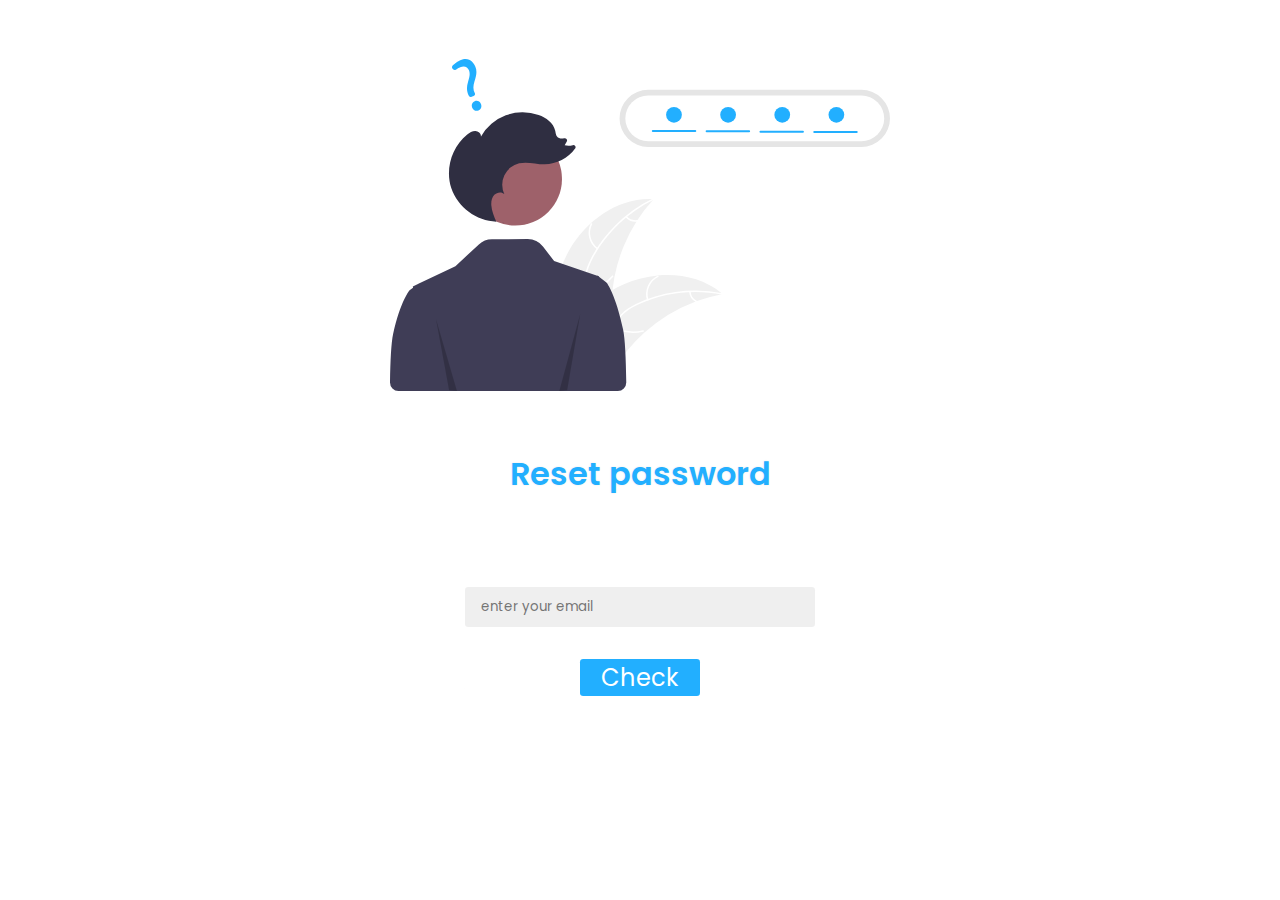
<file: check_email.html>
<!DOCTYPE html>
<html lang="en">
  <head>
    <meta charset="UTF-8" />
    <meta name="viewport" content="width=device-width, initial-scale=1.0" />
    <script src="./check_email.js" type="module" defer></script>
    <link rel="stylesheet" href="./check_email.css" />
    <title>Document</title>
  </head>
  <body>
    <div class="main-container">
      <div class="image-container">
        <img src="./img/undraw_forgot_password_re_hxwm.svg" alt="" />
      </div>
      <div class="reset-password-text"><p>Reset password</p></div>
      <div class="form-container">
        <form action="">
          <input type="text" placeholder="enter your email" id="emailInput" />
          <button id="check">Check</button>
          <input
            type="password"
            placeholder="enter your new password"
            id="passwordInput"
          />
          <button id="saveBtn">Save</button>
          <div id="error"></div>
        </form>
      </div>
    </div>
  </body>
</html>
</file>
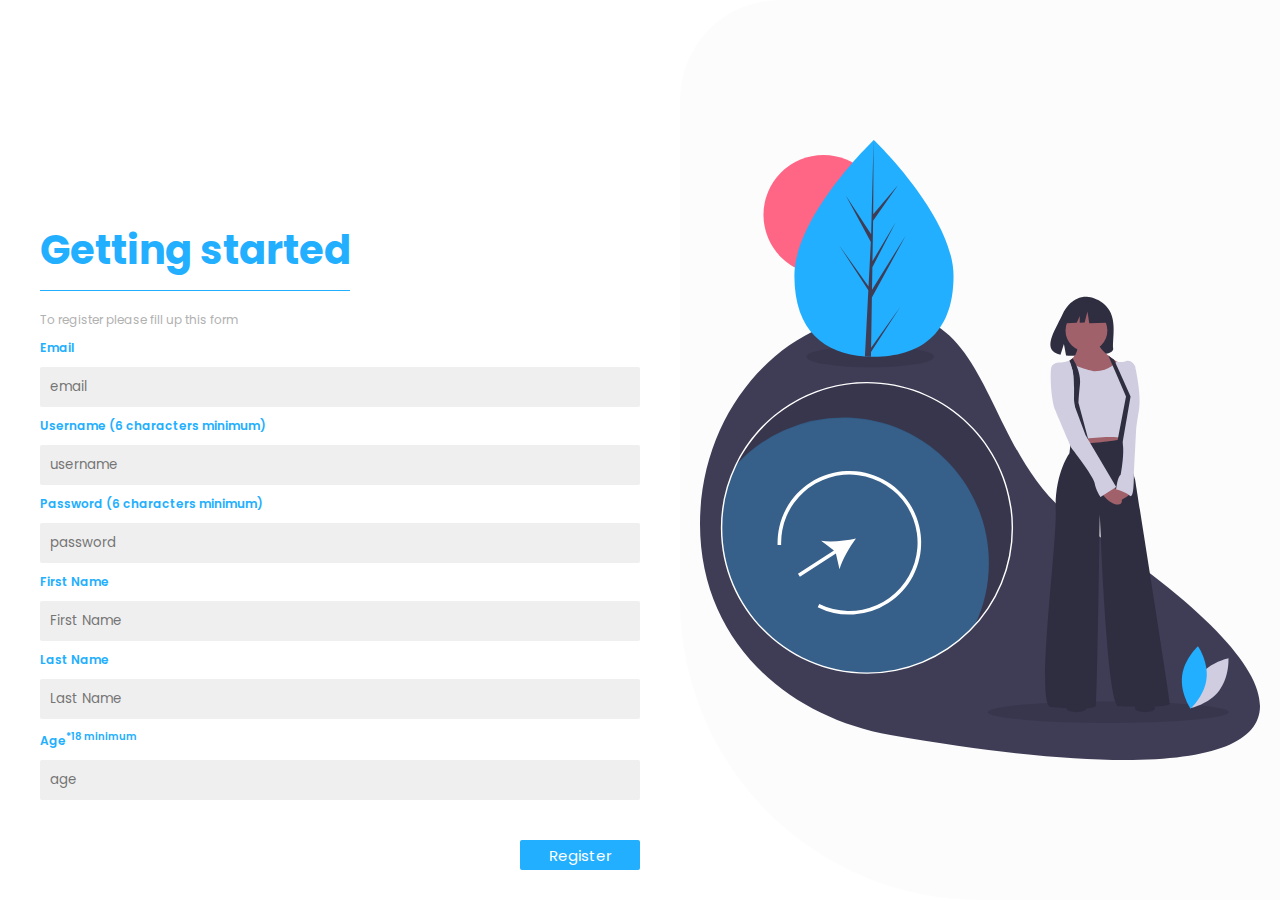
<file: register.html>
<!DOCTYPE html>
<html lang="en">
  <head>
    <meta charset="UTF-8" />
    <meta name="viewport" content="width=device-width, initial-scale=1.0" />
    <title>Document</title>
    <script src="./register.js" type="module" defer></script>
    <link rel="stylesheet" href="./register.css" />
  </head>
  <body>
    <div class="main-container">
      <div class="background-container">
        <img src="./img/undraw_enter_uhqk.svg" alt="" />
      </div>
      <div class="form-container-hero">
        <div class="form-container">
          <div class="getting-started"><h1>Getting started</h1></div>
          <div class="line-container">
            <div class="line"></div>
          </div>
          <div class="additional-description">
            To register please fill up this form
          </div>

          <form action="">
            <label for="email">Email</label>
            <input type="email" placeholder="email" id="email" required />
            <label for="username">Username (6 characters minimum)</label>
            <input
              type="text"
              placeholder="username"
              id="username"
              minlength="6"
              required
            />
            <label for="password">Password (6 characters minimum)</label>
            <input
              type="password"
              placeholder="password"
              id="password"
              minlength="6"
              required
            />
            <label for="firstname">First Name</label>
            <input
              type="text"
              placeholder="First Name"
              id="firstName"
              required
              minlength="2"
            />
            <label for="lastname">Last Name</label>
            <input
              type="text"
              placeholder="Last Name"
              id="secondName"
              minlength="2"
              required
            />
            <label for="age">Age<sup>*18 minimum</sup></label>
            <input type="number" placeholder="age" id="age" required />
            <div class="button-container">
              <button type="submit" id="registerBtn">Register</button>
            </div>
          </form>
          <div id="error"></div>
        </div>
      </div>
    </div>
  </body>
</html>
</file>
<file: check_email.css>
@import url("https://fonts.googleapis.com/css2?family=Poppins:wght@200;400;600&display=swap");
* {
  margin: 0;
  box-sizing: border-box;
  font-family: "Poppins", sans-serif;
}

.main-container {
  width: 100vw;
  height: 100vh;
  display: flex;
  flex-direction: column;
}
.image-container {
  width: 100%;
  height: 50%;
  display: flex;
  justify-content: center;
  align-items: center;
}
.image-container > img {
  min-width: 300px;
  max-width: 500px;
}
.form-container {
  width: 100%;
  height: 30%;
  display: flex;
  flex-direction: column;
  align-items: center;
  justify-content: space-around;
  padding: 4rem;
}
.form-container > form {
  width: 100%;
  display: flex;
  flex-direction: column;
  justify-content: center;
  align-items: center;
}
.form-container > form > input {
  width: 350px;
  margin: 1rem 0rem;
  height: 40px;
  background-color: rgba(216, 216, 216, 0.404);
  border: none;
  border-radius: 0.2rem;
}

input[placeholder] {
  padding-left: 1rem;
}
#saveBtn,
#check {
  background-color: #22afff;
  border: none;
  color: white;
  font-size: 1.5rem;
  cursor: pointer;
  width: 120px;
  border-radius: 0.2rem;
  transition: all 1s;
  margin-top: 1rem;
}
#saveBtn:hover {
  transition: all 1s;
  background: none;
  color: #22afff;
  border: 1px solid #22afff;
}
#check:hover {
  transition: all 1s;
  background: none;
  color: #22afff;
  border: 1px solid #22afff;
}
.reset-password-text {
  width: 100%;
  text-align: center;
  font-size: 2rem;
  font-weight: 600;
  color: #22afff;
  text-shadow: 0px 0px 2px rgba(0, 0, 0, 0.1);
}
.show-error {
  color: red;
  font-size: 0.7rem;
}
.display {
  display: none;
}
</file>
<file: register.css>
@import url("https://fonts.googleapis.com/css2?family=Poppins:wght@200;400;600&display=swap");
* {
  margin: 0;
  box-sizing: border-box;
  font-family: "Poppins", sans-serif;
}

html {
  font-size: 10px;
}

.main-container {
  width: 100vw;
  height: 100vh;
  display: flex;
}
.background-container {
  display: flex;
  order: 2;
  width: 50%;
  height: 100%;
  justify-content: center;
  align-items: center;
  background-color: rgba(243, 243, 243, 0.274);
  border-top-left-radius: 10rem;
  border-bottom-left-radius: 30rem;
}
.line-container {
  height: 30px;
  width: 100%;
  margin-bottom: 2rem;
}
.line {
  height: 1px;
  min-width: 200px;
  width: 310px;
  background-color: #22afff;
  display: flex;
  justify-content: flex-start;
}
.background-container > img {
  min-width: 25vw;
  width: 600px;
  padding: 2rem;
}
.form-container-hero {
  width: 60%;
  height: 100%;
  display: flex;
  justify-content: center;
  align-items: center;
}
.form-container {
  width: 100%;
  height: 60%;
  display: flex;
  flex-direction: column;
  align-items: center;
  justify-content: space-around;
  padding: 4rem;
}
.form-container > form {
  width: 100%;
  display: flex;
  flex-direction: column;
  justify-content: space-evenly;
}
.form-container > form > input {
  margin: 1rem 0rem;
  height: 40px;
  background-color: rgba(216, 216, 216, 0.404);
  border: none;
  border-radius: 0.2rem;
}
input[placeholder] {
  padding-left: 1rem;
}
#registerBtn {
  background-color: #22afff;
  border: none;
  color: white;
  height: 30px;
  font-size: 1.5rem;
  cursor: pointer;
  width: 120px;
  border-radius: 0.2rem;
  transition: all 1s;
}
#registerBtn:hover {
  transition: all 1s;
  background: none;
  color: #22afff;
  border: 1px solid #22afff;
}
.getting-started,
.additional-description {
  width: 100%;
  display: flex;
  justify-content: flex-start;
  margin-bottom: 1rem;
}
.getting-started {
  font-size: 2rem;
  color: #22afff;
}
form > label {
  color: #22afff;
  font-size: 1.2rem;
  font-weight: 600;
}
.additional-description {
  width: 100%;
  font-size: 1.2rem;
  color: rgb(177, 177, 177);
}
.button-container {
  width: 100%;
  height: 10vh;
  display: flex;
  align-items: center;
  justify-content: flex-end;
}
.show-error {
  color: red;
}
#error {
  width: 100%;
  display: flex;
  justify-content: flex-start;
}
@media (max-width: 736px) {
  .background-container {
    display: none;
  }
  .form-container-hero {
    width: 100%;
  }
}
@media (max-width: 375px) {
  .line {
    width: 250px;
  }
  .getting-started {
    font-size: 1.5rem;
  }
}
@media (max-width: 311px) {
  .line {
    width: 50px;
  }
  .getting-started {
    font-size: 1rem;
  }
}
</file>
